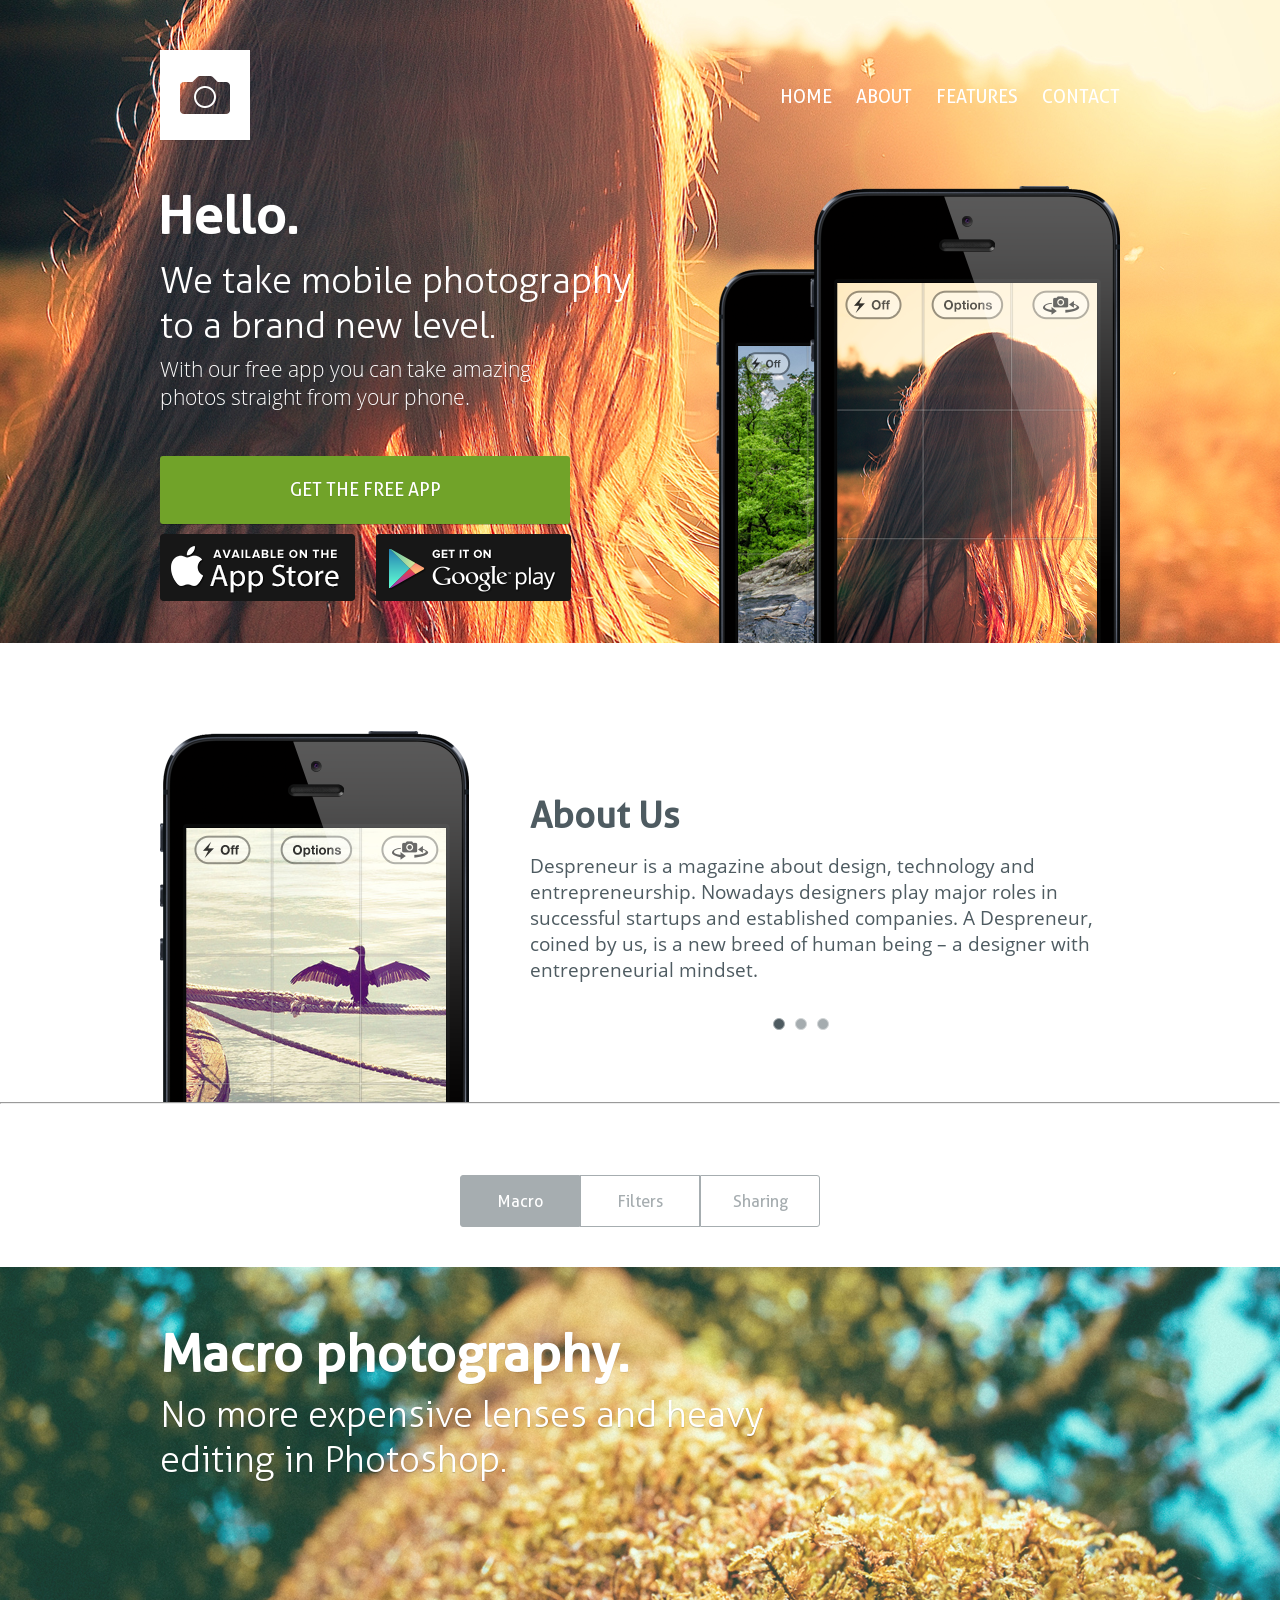
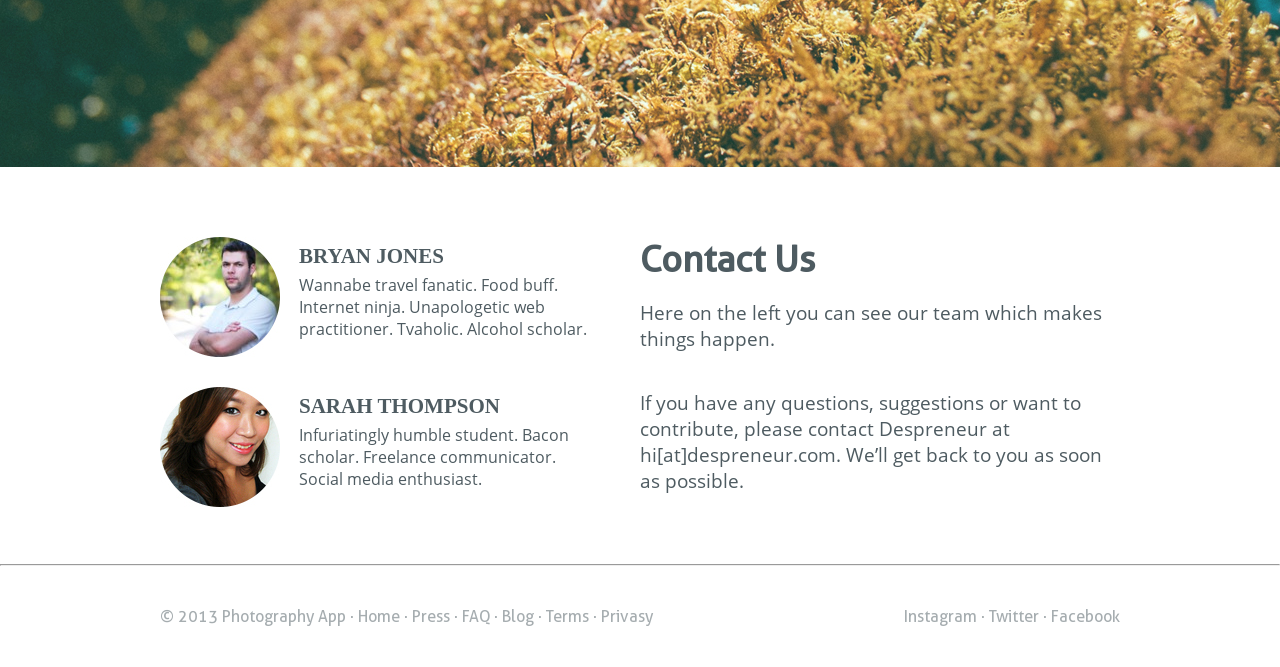
<file: index.html>
<!DOCTYPE html>
<html>
<head>
	<title>Photography app</title>
	<link rel="stylesheet" href="css/style.css">
	<link rel="stylesheet" href="css/fonts.css">
	<script src="https://ajax.googleapis.com/ajax/libs/jquery/3.4.1/jquery.min.js"></script>
<body>
	<header id="#header">
		<div class="container">
			<nav class="clearfix">
				<a class="logo" href="/"></a>
				<ul class="menu">
					<li><a href="#header">HOME</a></li>
					<li><a href="#about">ABOUT</a></li>
					<li><a href="#features">FEATURES</a></li>
					<li><a href="#contact">CONTACT</a></li>
				</ul>
			</nav>
			<img class="iphones" src="pic/iphones.png">
			<div class="column">
				<h1>Hello.</h1>
				<h2>We take mobile photography
				to a brand new level.</h2>
				<p>With our free app you can take amazing<br>
				photos straight from your phone.</p>
				<a href="">
					<div class="green">
					GET THE FREE APP
					</div>
				</a>
				<a class="buttons appstore" href="">
				</a>
				<a class="buttons playmarket" href="">
				</a>
			</div>
		</div>
	</header>
	<article class="clearfix">
		<div class="container">
			<img class="iphone5s" src="pic/iphone5s.png">
			<div class="slider">
				<div class="about" id="about">
					<h3>About Us</h3>
					<p>Despreneur is a magazine about design, technology and entrepreneurship. Nowadays designers play major roles in successful startups and established companies. A Despreneur, coined by us, is  a new breed of human being – a designer with entrepreneurial mindset.</p>
					<div class="marker">
						<div class="elip"></div>
						<div class="elip"></div>
						<div class="elip"></div>
					</div>
				</div>
			</div>
		</div>
	</article>
		<hr>
	<div class="container">
		<div class="mega-slider clearfix" id="features">
			<div class="switch"><p>Macro</p></div>
			<div class="switch"><p>Filters</p></div>
			<div class="switch"><p>Sharing</p></div>	
		</div>
	</div>
	<div class="macro">
		<div class="container">
			<div class="about-macro">
				<h1>Macro photography.</h1>
				<h2>No more expensive lenses and heavy editing in Photoshop.</h2>
			</div>
		</div>
	</div>
	<div  class="container clearfix">
		<div class="comments">
			<div class="pers">
				<img src="pic/bryan.jpg" alt="Bryan Jones">
				<h4>BRYAN JONES</h4>
				<p>Wannabe travel fanatic. Food buff. Internet ninja. Unapologetic web practitioner. Tvaholic. Alcohol scholar.</p>
			</div>
			<div class="pers">
				<img src="pic/sarah.jpg" alt="Sarah Thompson">
				<h4>SARAH THOMPSON</h4>
				<p>Infuriatingly humble student. Bacon scholar. Freelance communicator. Social media enthusiast.</p>
			</div>
		</div>
		<div class="contact" id="contact">
			<h3>Contact Us</h3>
			<p>Here on the left you can see our team which makes things happen.</p>
			<p>If you have any questions, suggestions or want to contribute, please contact Despreneur at hi[at]despreneur.com. We’ll get back to you as soon as possible.</p>
		</div>
	</div>
	<hr>
	<footer>
		<div class="container clearfix">
			<ul class="nav">
				<li class="tap"><a href="">© 2013 Photography App</a></li>
				<li class="tap"><a href="">· Home</a></li>
				<li class="tap"><a href="">· Press</a></li>
				<li class="tap"><a href="">· FAQ</a></li>
				<li class="tap"><a href="">· Blog</a></li>
				<li class="tap"><a href="">· Terms</a></li>
				<li class="tap"><a href="">· Privasy</a></li>
			</ul>
			<ul class="social">
				<li class="tap"><a href="">Instagram ·</a></li>
				<li class="tap"><a href="">Twitter ·</a></li>
				<li class="tap"><a href="">Facebook</a></li>
			</ul>
		</div>
	</footer>
	<script>
		$(document).ready(function(){
		    $("nav").on("click","a", function (event) {
		        //отменяем стандартную обработку нажатия по ссылке
		        event.preventDefault();

		        //забираем идентификатор бока с атрибута href
		        var id  = $(this).attr('href'),

		        //узнаем высоту от начала страницы до блока на который ссылается якорь
		            top = $(id).offset().top;
		        
		        //анимируем переход на расстояние - top за 1500 мс
		        $('body,html').animate({scrollTop: top}, 1200);
		    });
		});
	</script>
</body>
</html>
</file>
<file: css/style.css>
* {
	box-sizing: border-box;
}
html, body {
	margin: 0;
}
header {
	min-height: 643px;
	background-image: url(../pic/top.jpg);
	background-repeat: no-repeat;
	background-position: center;
}
.container {
	width: 960px;
	margin-right: auto; 
	margin-left: auto;
}
header > .container {
	padding-top: 50px;
}
ul.menu li {
	display: inline;
	margin-left: 20px;
}
a {
	text-decoration: none;
	color: rgb(255, 255, 255);
}
.logo {
	float: left;
	width: 90px;
	height: 91px;
	background-image: url(../pic/logo.png);
}
.menu li > a:hover {
	color: rgb(166, 173, 176);
}
.menu {
	float: right;
  	font-size: 18px;
 	font-family: "Aller";
 	color: rgb(255, 255, 255);
 	line-height: 3.2;
 }
.column {
	width: 500px;
}
.column > h1 {
	color: rgb(255, 255, 255);
	font-size: 52px;
  	font-family: "Aller";
  	font-weight: bold;
  	text-shadow: 0px 1px 0px rgba(0, 0, 0, 0.08);
  	margin: 40px 0 10px -3px;
}
.column > h2 {
	color: rgb(255, 255, 255);
	font-size: 37px;
	font-family: "Aller Light";
	text-shadow: 0px 1px 0px rgba(0, 0, 0, 0.08);
	margin: 0 0 7px 0;
}
.column > p {
	font-size: 21px;
 	font-family: "Open Sans Light", sans-serif;
 	color: rgb(255, 255, 255);
 	text-shadow: 0px 1px 0px rgba(0, 0, 0, 0.08);
 	margin: 0;
}
.iphones {
	float: right;
	margin-top: 42.5px;
}
.clearfix::after {
  content: "";
  display: table;
  clear: both;
}
.green {
	border-radius: 3px;
	background: #71a329;
 	box-shadow: 0px 1px 0px 0px rgba(0, 0, 0, 0.25);
 	width: 410px;
 	height: 68px;
 	text-align: center;
 	font-size: 18px;
 	font-family: "Aller";
 	margin-top: 45px;
 	margin-bottom: 10px;
  	text-shadow: 0px 1px 0px rgba(0, 0, 0, 0.08);
  	line-height: 68px;
}
.buttons {
	border-radius: 3px;
 	width: 195px;
 	height: 67px;
 	display: inline-block;
 	margin-right: 17px;
}
.appstore {
	background-image: url(../pic/apple.png);
}
.playmarket {
	background-image: url(../pic/google.png);
}
.slider {
	float: right;
	width: 590px;
	margin-top: 114px;
}
.iphone5s {
	float: left;
	margin-top: 88px;
}
.about > h3 {
	font-size: 36px;
	font-family: "Aller";
 	color: rgb(78, 91, 97);
 	font-weight: bold;
 	margin-bottom: 0;
}
.about > p {
	font-size: 19px;
  	font-family: "OpenSans", sans-serif;
  	color: rgb(78, 91, 97);
  	margin: 15px 0 0 0;
}
.marker {
	width: 115px;
	margin-top: 30px;
	margin-left: auto;
    margin-right: auto;
    font-size: 16px;
 	font-family: "Aller";
 	color: rgb(166, 173, 176);
 	padding-bottom: 
}
.elip {
	display: block;
	float: left;
	width: 12px;
	height: 12px;
	border: rgb(166, 173, 176) solid 1px;
	border-radius: 50%;
	margin: 5px 5px 5px 5px;
  	background-color: rgb(78, 91, 97);
  	opacity: 0.502;
}
.elip:first-child {
	opacity: 1;
}
.elip:hover {
	opacity: 1;
	cursor: pointer;
}
hr {
	margin: 0
}
.mega-slider { 
	width: 360px;
	margin-left: auto;
    margin-right: auto;
    font-size: 16px;
 	font-family: "Aller";
 	color: rgb(166, 173, 176);
 	padding-top: 71px;
 	padding-bottom: 40px;
 	margin-bottom: 0;
}
.switch {
	display: block;
	float: left;
	width: 120px;
	height: 52px;
	margin: 0;
	border: rgb(166, 173, 176) solid 1px;
	text-align: center;
}
.switch:first-child {
	color: rgb(255, 255, 255);
	background: rgb(166, 173, 176);
	border-top-left-radius: 3px;
	border-bottom-left-radius: 3px;
}
.switch:last-child {
	border-top-right-radius: 3px;
	border-bottom-right-radius: 3px;
}
.switch:hover {
	color: rgb(255, 255, 255);
	background: rgb(166, 173, 176);
	cursor: pointer;
}
.macro {
	background-image: url(../pic/macro.jpg);
	min-height: 500px;
	margin-bottom: 70px;
	background-repeat: no-repeat;
	background-position: center;
}
.about-macro {
	width: 700px;
}
.about-macro > h1 {
	font-size: 52px;
 	font-family: "Aller";
 	color: rgb(255, 255, 255);
 	font-weight: bold;
 	text-shadow: 0px 1px 0px rgba(0, 0, 0, 0.08);
 	padding-top: 55px;
 	margin-bottom: 6px;
 	margin-top: 0;
}
.about-macro > h2 {
	font-size: 37px;
 	font-family: "Aller Light";
 	color: rgb(255, 255, 255);
 	text-shadow: 0px 1px 1px rgba(0, 0, 0, 0.2);
 	margin: 0;
} 
.comments {
	float: left;
	width: 430px;
}
.pers {
	min-height: 120px;
	margin-bottom: 30px;

}
.pers > img {
	float: left;
	margin-bottom: 25px;
	margin-right: 19px;
}
.pers > h4 {
	font-size: 21px;
  	font-family: "Open Sans";
  	color: rgb(78, 91, 97);
  	font-weight: bold;
  	padding-top: 7px;
  	margin: 0 0 5px 0;
  }
.pers > p {
	font-size: 16px;
  	font-family: "OpenSans";
 	color: rgb(78, 91, 97);
 	margin: 0;
}
.contact {
	float: right;
	width: 480px;
	min-height: 250px;
	padding-bottom: 50px;
	margin: 0;
}
.contact > h3 {
	font-size: 36px;
  	font-family: "Aller";
  	color: rgb(78, 91, 97);
  	font-weight: bold;
  	margin: 0;
}
.contact > p {
	font-size: 19px;
 	font-family: "OpenSans";
  	color: rgb(78, 91, 97);
  	padding-top: 18px;
  	margin: 0;
  	padding-bottom: 20px;
}
.container > .nav li {
	display: inline;
}
.container > .social li {
	display: inline;
	}
.nav {
	float: left;
	padding-left: 0;
	padding-top: 25px;
	padding-bottom: 25px;
}
.social {
	float: right;
	padding-top: 25px;
	padding-bottom: 25px;
}
.nav a {
	font-size: 16px;
  	font-family: "Aller";
  	color: rgb(166, 173, 176);
}
.social a {
	font-size: 16px;
  	font-family: "Aller";
  	color: rgb(166, 173, 176);
}
.tap > a:hover {
	color: rgb(78, 91, 97);
}
</file>
<file: css/fonts.css>
@font-face {
	font-family: "Aller";
	src: url(../fonts/Aller_Rg.ttf) format("truetype");

}
@font-face {
	font-family: "Aller Light";
	src: url(../fonts/Aller_Lt.ttf) format("truetype");
	font-weight: 900;
}
@font-face {
	font-family: "Open Sans Light";
	src: url(../fonts/Open_Sans_lt.ttf) format("truetype");
}
@font-face {
	font-family: "OpenSans";
	src: url(../fonts/OpenSans_Rg.ttf) format("truetype");
}
</file>
